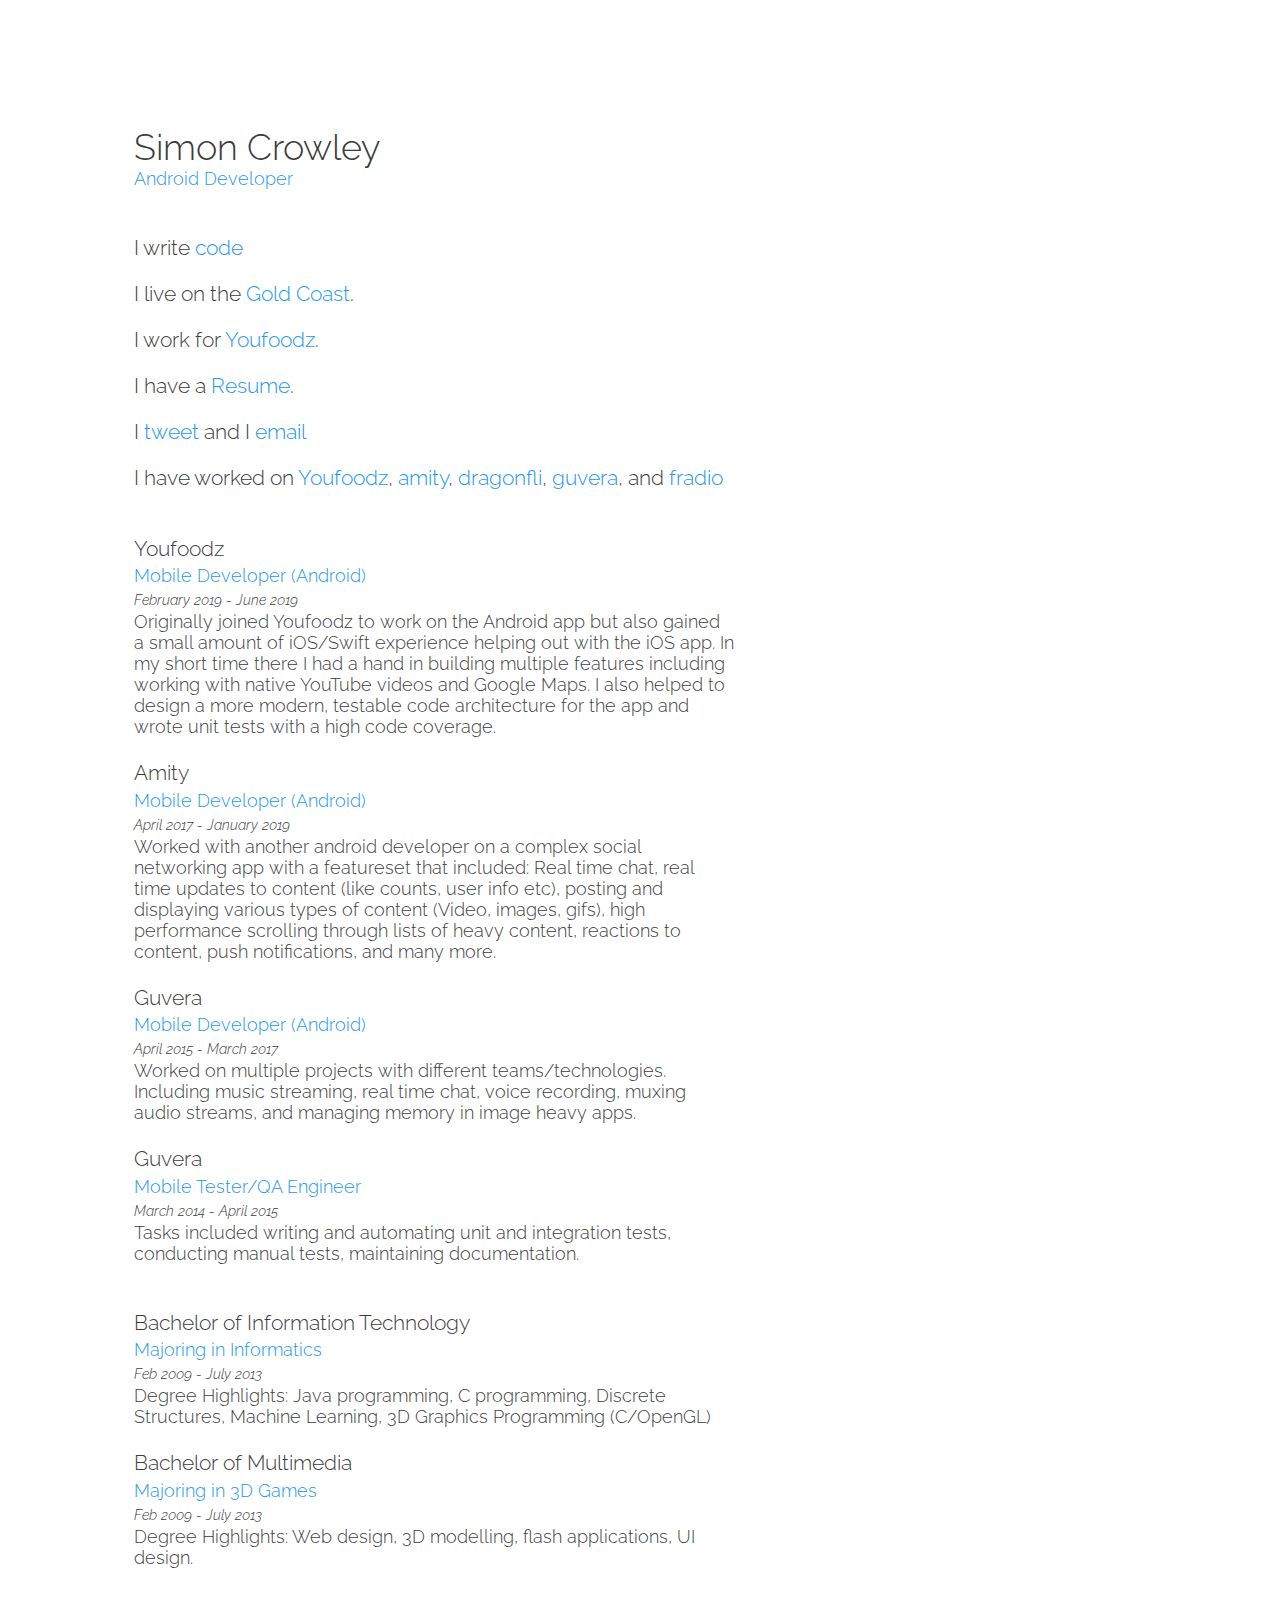
<file: index.html>
<!doctype html>
<html>
<head>
  <!-- Basic Page Needs -->
  <meta charset="utf-8">
  <title>crowleysimon</title>
  <meta name="viewport" content="width=device-width, initial-scale=1">

  <!-- FONT -->
  <link href="https://fonts.googleapis.com/css?family=Raleway:300" rel="stylesheet">

  <!-- CSS -->

  <style>
  .wrap{
    margin: 10%;
    max-width: 1200px;
    width: 90%;
  }

  body {
  	color: #3C3C3C;
    font-family: 'Raleway', sans-serif;
    font-size: 18px;
    font-weight:300;
  }

  a:link {
    text-decoration: none;
    color: #2196f3;
  }
  a:visited {
    text-decoration: none;
    color: #2196f3;
  }
  a:hover,
  a:focus,
  a:active {
    text-decoration: underline;
  }

  .section {
    margin-bottom: 4%;
  }

  .description {
    margin-top: 0;
    margin-bottom: 2%;
    max-width: 600px;
  }

  h1 {
    margin-bottom: 0;
    font-weight: inherit;
  }
  h2 {
    font-weight: inherit;
  }
  h3 {
    font-weight: inherit;
    margin-bottom: 0.3rem;
  }
  h4 {
    font-weight: inherit;
    margin-bottom: 0.5rem;
    margin-top: 0;
    margin-bottom: 0;
    color: #2196f3;
  }
  h5 {
    font-weight: inherit;
  }
  .date {
    font-style: italic;
    font-size: 0.9rem;
    margin-top: 0.3rem;
    margin-bottom: 0.2rem;
  }
  </style>

</head>

<body>
  <div class="wrap">
    <div class="section">
      <h1>Simon Crowley</h1>
      <h4>Android Developer</h4>
    </div>
    <div class="section">
      <h3>I write <a href="https://www.github.com/crowleysimon">code</a></h3>
      <h3>I live on the <a href="https://goo.gl/maps/hVdWmtDLGSA2">Gold Coast</a>.</h3>
      <h3>I work for <a href="https://youfoodz.com/">Youfoodz</a>.</h3>
      <h3>I have a <a href="simoncrowleyresume.pdf">Resume</a>.</h3>
      <h3>I <a href="https://www.twitter.com/crowleysimon">tweet</a> and I <a href="mailto:crowleysimondev@gmail.com">email</a></h3>
      <h3>I have worked on <a href="https://play.google.com/store/apps/details?id=com.youfoodz.app">Youfoodz</a>, <a href="./amity/amity.html">amity</a>, <a href="./dragonfli/dragonfli.html">dragonfli</a>, <a href="./guvera/guvera.html">guvera</a>, and <a href="./fradio/fradio.html">fradio</a></h3>
    </div>
    <div class="section">
      <h3>Youfoodz</h3>
      <h4>Mobile Developer (Android)</h4>
      <p class="date">February 2019 - June 2019</p>
      <p class="description">Originally joined Youfoodz to work on the Android app but also gained a small amount of iOS/Swift experience helping out with the iOS app. In my short time there I had a hand in building multiple features including working with native YouTube videos and Google Maps. I also helped to design a more modern, testable code architecture for the app and wrote unit tests with a high code coverage.</p>
      <h3>Amity</h3>
      <h4>Mobile Developer (Android)</h4>
      <p class="date">April 2017 - January 2019</p>
      <p class="description">Worked with another android developer on a complex social networking app with a featureset that included: Real time chat, real time updates to content (like counts, user info etc), posting and displaying various types of content (Video, images, gifs), high performance scrolling through lists of heavy content, reactions to content, push notifications, and many more.</p>
      <h3>Guvera</h3>
      <h4>Mobile Developer (Android)</h4>
      <p class="date">April 2015 - March 2017</p>
      <p class="description">Worked on multiple projects with different teams/technologies. Including music streaming, real time chat, voice recording, muxing audio streams, and managing memory in image heavy apps.</p>
      <h3>Guvera</h3>
      <h4>Mobile Tester/QA Engineer</h4>
      <p class="date">March 2014 - April 2015</p>
      <p class="description">Tasks included writing and automating unit and integration tests, conducting manual tests, maintaining documentation.</p>
    </div>
    <div class="section">
      <h3>Bachelor of Information Technology</h3>
      <h4 class="major">Majoring in Informatics</h4>
      <p class="date">Feb 2009 - July 2013</p>
      <p class="description">Degree Highlights: Java programming, C programming, Discrete Structures, Machine Learning, 3D Graphics Programming (C/OpenGL)</p>
      <h3>Bachelor of Multimedia</h3>
      <h4>Majoring in 3D Games</h4>
      <p class="date">Feb 2009 - July 2013</p>
      <p class="description">Degree Highlights: Web design, 3D modelling, flash applications, UI design.</p>
    </div>
  </div>
</body>
</html>
</file>
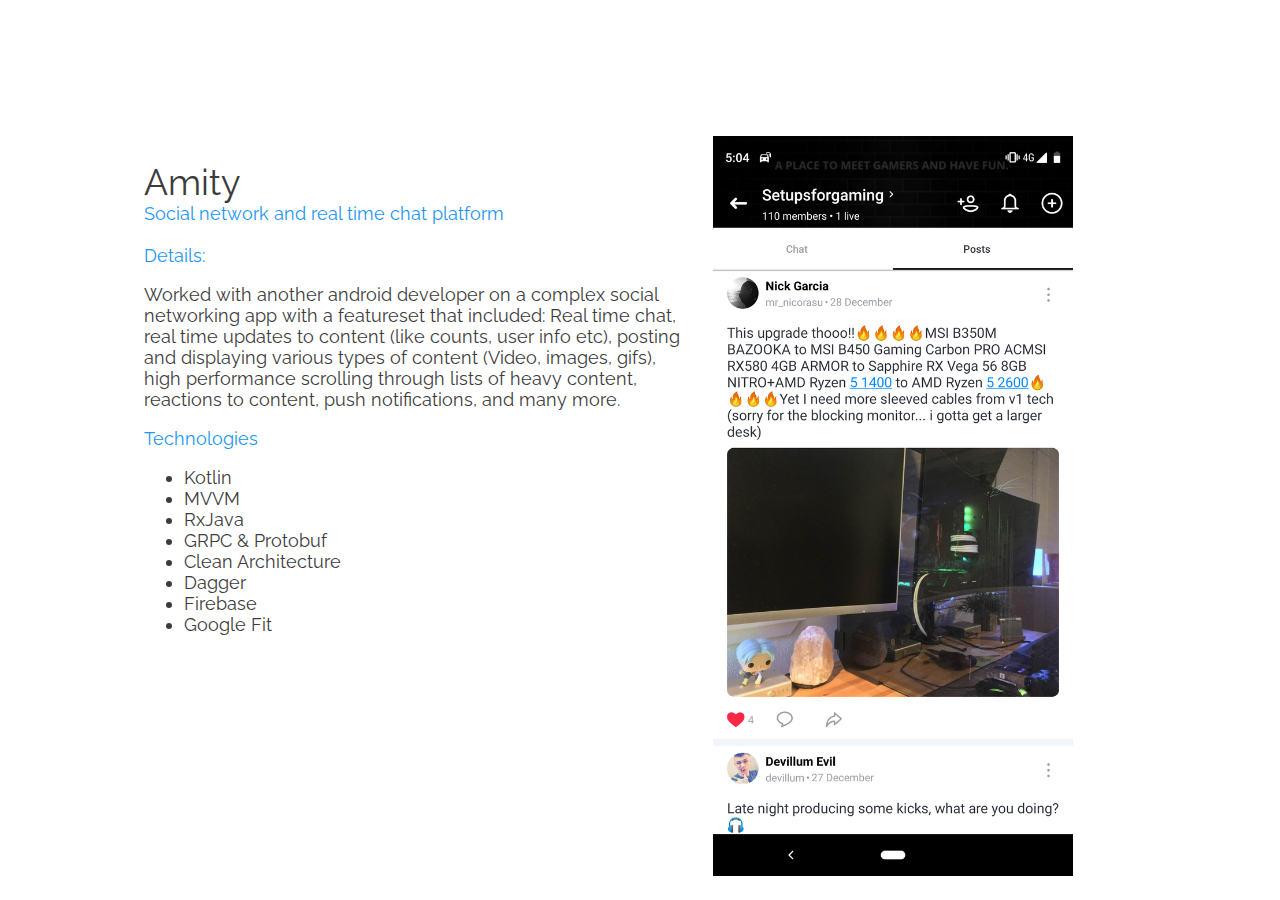
<file: amity/amity.html>
<!doctype html>
<html>
<head>
  <!-- Basic Page Needs -->
  <meta charset="utf-8">
  <title>crowleysimon | Dragonfli</title>
  <meta name="viewport" content="width=device-width, initial-scale=1">

  <link href="https://fonts.googleapis.com/css?family=Raleway:300" rel="stylesheet">

  <link href="../styles.css" rel="stylesheet" type="text/css">

</head>

<body>
  <div class="wrap">
    <div class="column">
      <div class="section">
        <h1>Amity</h1>
        <h4>Social network and real time chat platform</h4>
      </div>
      <div class="section">
        <h4>Details:</h4>
          <p class="description">
            Worked with another android developer on a complex social networking app with a featureset that included: Real time chat, real time updates to content (like counts, user info etc), posting and displaying various types of content (Video, images, gifs), high performance scrolling through lists of heavy content, reactions to content, push notifications, and many more.
          </p>
        <h4>Technologies</h4>
          <p class="description">
            <ul>
              <li>Kotlin</li>
              <li>MVVM</li>
              <li>RxJava</li>
              <li>GRPC & Protobuf</li>
              <li>Clean Architecture</li>
              <li>Dagger</li>
              <li>Firebase</li>
              <li>Google Fit</li>
            </ul>
          </p>
      </div>
    </div>
    <div class="column">
      <div id="cf4a" class="shadow">
        <img src="images/01.png" class="responsive">
        <img src="images/02.png" class="responsive">
        <img src="images/03.png" class="responsive">
        <img src="images/04.png" class="responsive">
        <img src="images/05.png" class="responsive">
      </div>
    </div>
  </div>
</body>
</html>
</file>
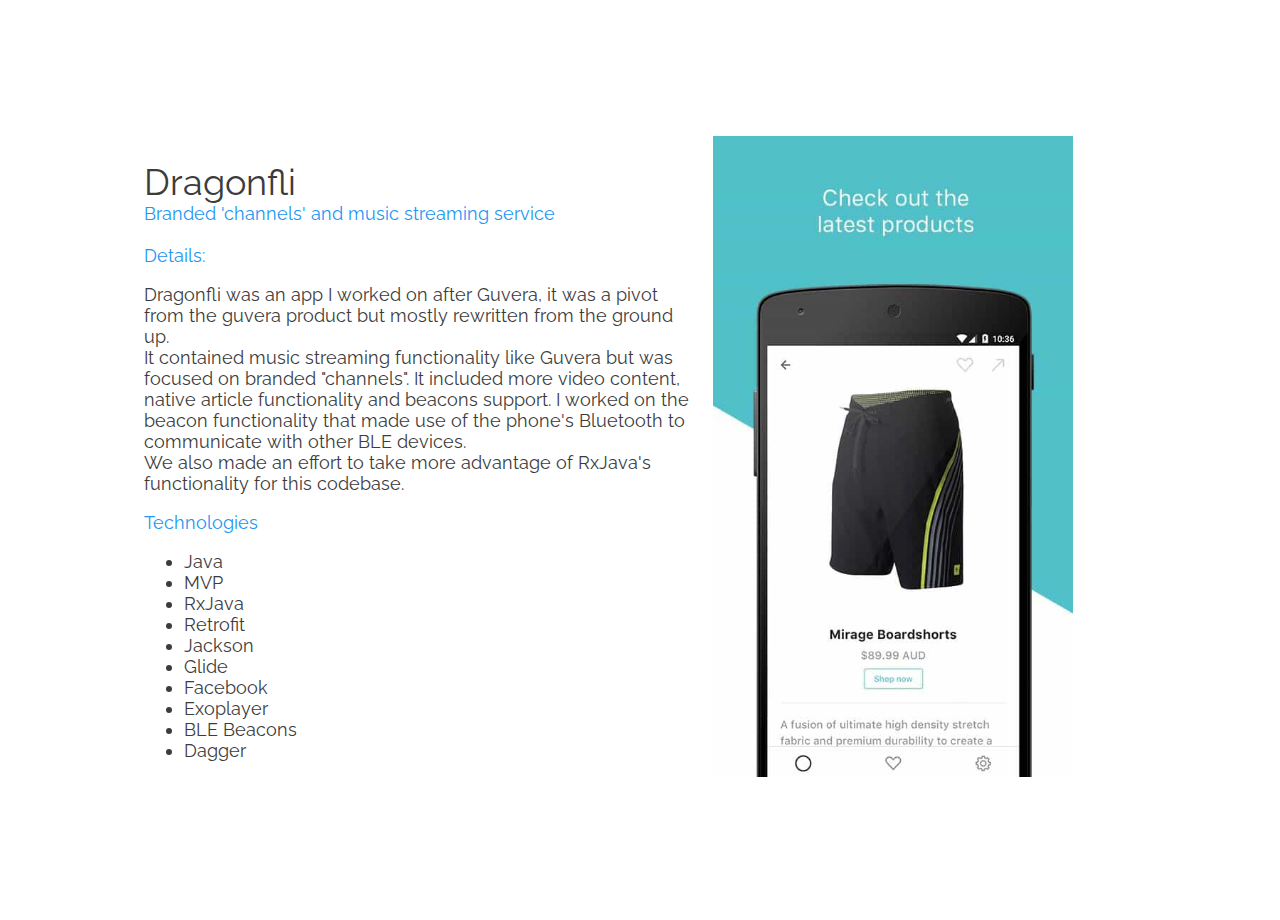
<file: dragonfli/dragonfli.html>
<!doctype html>
<html>
<head>
  <!-- Basic Page Needs -->
  <meta charset="utf-8">
  <title>crowleysimon | Dragonfli</title>
  <meta name="viewport" content="width=device-width, initial-scale=1">

  <link href="https://fonts.googleapis.com/css?family=Raleway:300" rel="stylesheet">

  <link href="../styles.css" rel="stylesheet" type="text/css">

</head>

<body>
  <div class="wrap">
    <div class="column">
      <div class="section">
        <h1>Dragonfli</h1>
        <h4>Branded 'channels' and music streaming service</h4>
      </div>
      <div class="section">
        <h4>Details:</h4>
          <p class="description">
            Dragonfli was an app I worked on after Guvera, it was a pivot from the guvera product but mostly rewritten from the ground up.</br> 
            It contained music streaming functionality like Guvera but was focused on branded "channels". It included more video content, native article functionality and beacons support. I worked on the beacon functionality that made use of the phone's Bluetooth to communicate with other BLE devices. </br>
            We also made an effort to take more advantage of RxJava's functionality for this codebase.
          </p>
        <h4>Technologies</h4>
          <p class="description">
            <ul>
              <li>Java</li>
              <li>MVP</li>
              <li>RxJava</li>
              <li>Retrofit</li>
              <li>Jackson</li>
              <li>Glide</li>
              <li>Facebook</li>
              <li>Exoplayer</li>
              <li>BLE Beacons</li>
              <li>Dagger</li>
            </ul>  
          </p>
      </div>
    </div>
    <div class="column">
      <div id="cf4a" class="shadow">
        <img src="images/01.jpg" class="responsive">
        <img src="images/02.jpg" class="responsive">
        <img src="images/03.jpg" class="responsive">
        <img src="images/04.jpg" class="responsive">
      </div>
    </div>
  </div>
</body>
</html>
</file>
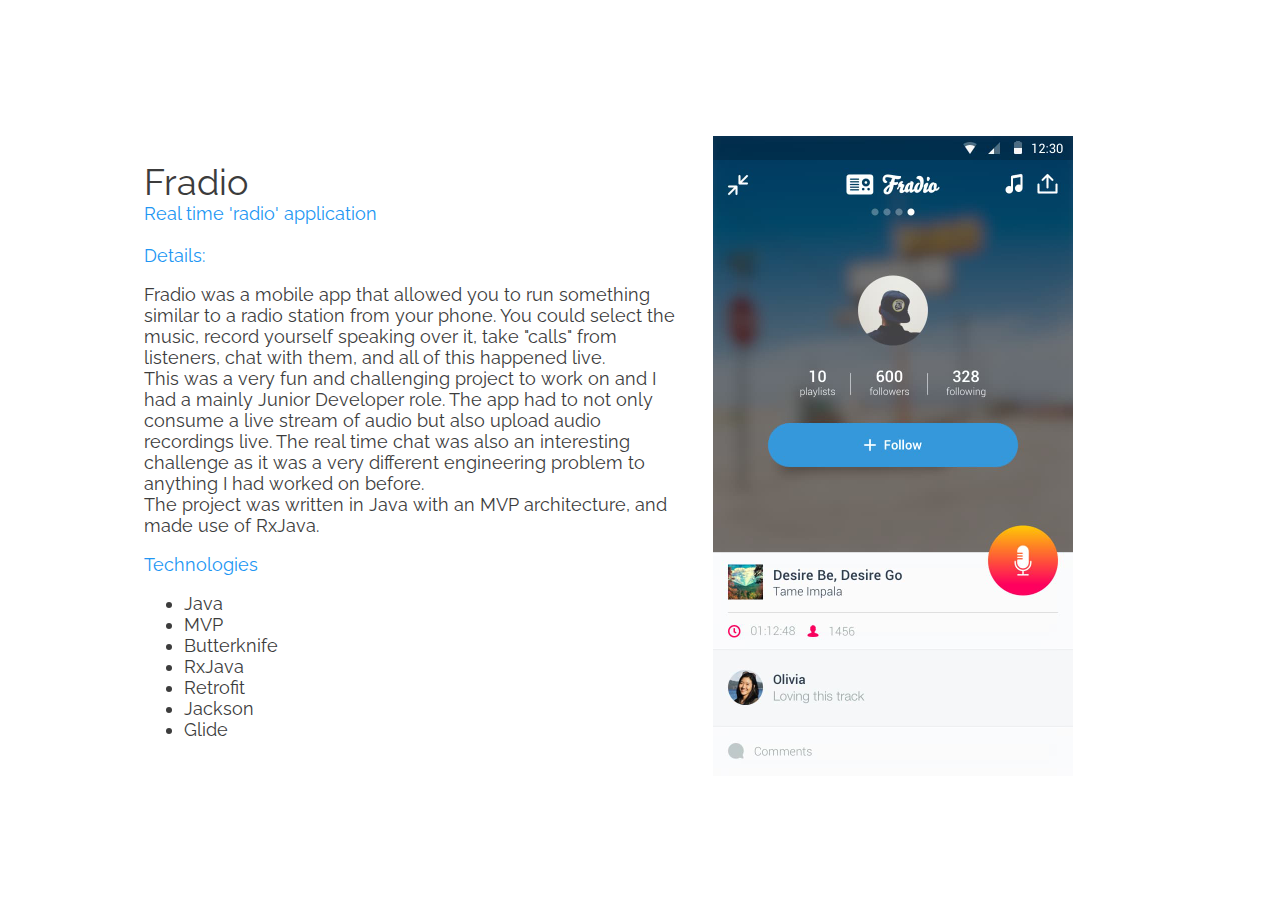
<file: fradio/fradio.html>
<!doctype html>
<html>
<head>
  <!-- Basic Page Needs -->
  <meta charset="utf-8">
  <title>crowleysimon | Fradio</title>
  <meta name="viewport" content="width=device-width, initial-scale=1">

  <link href="https://fonts.googleapis.com/css?family=Raleway:300" rel="stylesheet">

  <link href="../styles.css" rel="stylesheet" type="text/css">

</head>

<body>
  <div class="wrap">
    <div class="column">
      <div class="section">
        <h1>Fradio</h1>
        <h4>Real time 'radio' application</h4>
      </div>
      <div class="section">
        <h4>Details:</h4>
          <p class="description">
            Fradio was a mobile app that allowed you to run something similar to a radio station from your phone. You could select the music, record yourself speaking over it, take "calls" from listeners, chat with them, and all of this happened live.</br> 
            This was a very fun and challenging project to work on and I had a mainly Junior Developer role. The app had to not only consume a live stream of audio but also upload audio recordings live. The real time chat was also an interesting challenge as it was a very different engineering problem to anything I had worked on before.</br> 
            The project was written in Java with an MVP architecture, and made use of RxJava.
          </p>
        <h4>Technologies</h4>
          <p class="description">
            <ul>
              <li>Java</li>
              <li>MVP</li>
              <li>Butterknife</li>
              <li>RxJava</li>
              <li>Retrofit</li>
              <li>Jackson</li>
              <li>Glide</li>
            </ul>  
          </p>
      </div>
    </div>
    <div class="column">
      <div id="cf4a" class="shadow">
        <img src="images/01.jpg" class="responsive">
        <img src="images/02.jpg" class="responsive">
        <img src="images/03.jpg" class="responsive">
        <img src="images/04.jpg" class="responsive">
      </div>
    </div>
  </div>
</body>
</html>
</file>
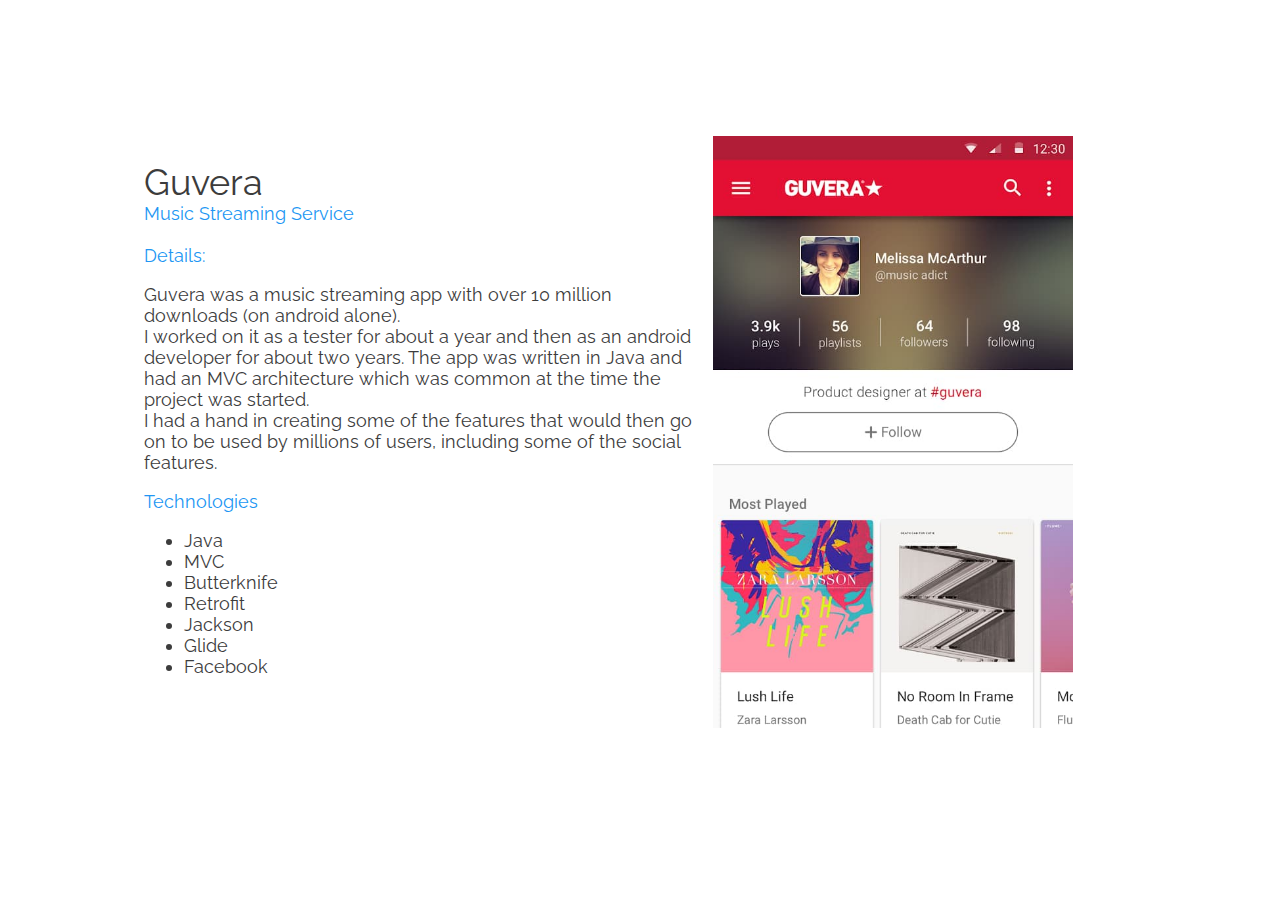
<file: guvera/guvera.html>
<!doctype html>
<html>
<head>
  <!-- Basic Page Needs -->
  <meta charset="utf-8">
  <title>crowleysimon | Guvera</title>
  <meta name="viewport" content="width=device-width, initial-scale=1">

  <link href="https://fonts.googleapis.com/css?family=Raleway:300" rel="stylesheet">

  <link href="../styles.css" rel="stylesheet" type="text/css">

</head>

<body>
  <div class="wrap">
    <div class="column">
      <div class="section">
        <h1>Guvera</h1>
        <h4>Music Streaming Service</h4>
      </div>
      <div class="section">
        <h4>Details:</h4>
          <p class="description">
            Guvera was a music streaming app with over 10 million downloads (on android alone). </br>
            I worked on it as a tester for about a year and then as an android developer for about two years. The app was written in Java and had an MVC architecture which was common at the time the project was started. </br>
            I had a hand in creating some of the features that would then go on to be used by millions of users, including some of the social features.
          </p>
        <h4>Technologies</h4>
          <p class="description">
            <ul>
              <li>Java</li>
              <li>MVC</li>
              <li>Butterknife</li>
              <li>Retrofit</li>
              <li>Jackson</li>
              <li>Glide</li>
              <li>Facebook</li>
            </ul>  
          </p>
      </div>
    </div>
    <div class="column">
      <div id="cf4a" class="shadow">
        <img src="images/01.jpg" class="responsive">
        <img src="images/02.jpg" class="responsive">
        <img src="images/03.jpg" class="responsive">
        <img src="images/04.jpg" class="responsive">
      </div>
    </div>
  </div>
</body>
</html>
</file>
<file: styles.css>
* {
    box-sizing: border-box;
  }

  /* Clear floats after the columns */
  .wrap {
      margin: 10%;
      max-width: 1200px;
      width: 90%;
  }

  .wrap:after {
    content: "";
    display: table;
    clear: both;
  }

  .column {
    float: left;
    width: 50%;
    padding: 10px;
  }

  /* Responsive layout - makes the two columns stack on top of each other instead of next to each other */
  @media screen and (max-width: 720px) {
    .column {
      width: 100%;
    }
  }

  body {
    color: #3C3C3C;
    font-family: 'Raleway', sans-serif;
    font-size: 18px;
    font-weight:400;
  }

  a:link {
    text-decoration: none;
    color: #2196f3;
  }
  
  a:visited {
    text-decoration: none;
    color: #2196f3;
  }
  
  a:hover,
  a:focus,
  a:active {
    text-decoration: underline;
  }

  .section {
    margin-bottom: 4%;
  }

  .description {
    
  }

  h1 {
    margin-bottom: 0;
    font-weight: inherit;
  }
  
  h2 {
    font-weight: inherit;
  }
  
  h3 {
    font-weight: inherit;
    margin-bottom: 0.3rem;
  }
  
  h4 {
    font-weight: inherit;
    margin-bottom: 0.5rem;
    margin-top: 0;
    margin-bottom: 0;
    color: #2196f3;
  }
  
  h5 {
    font-weight: inherit;
  }
  
  .date {
    font-style: italic;
    font-size: 0.9rem;
    margin-top: 0.3rem;
    margin-bottom: 0.2rem;
  }

  @-webkit-keyframes cf4FadeInOut {
   0% {
     opacity:1;
   }
   17% {
     opacity:1;
   }
   25% {
     opacity:0;
   }
   92% {
     opacity:0;
   }
   100% {
     opacity:1;
   }
  }

  @-moz-keyframes cf4FadeInOut {
   0% {
     opacity:1;
   }
   17% {
     opacity:1;
   }
   25% {
     opacity:0;
   }
   92% {
     opacity:0;
   }
   100% {
     opacity:1;
   }
  }

  @-o-keyframes cf4FadeInOut {
   0% {
     opacity:1;
   }
   17% {
     opacity:1;
   }
   25% {
     opacity:0;
   }
   92% {
     opacity:0;
   }
   100% {
     opacity:1;
   }
  }

  @keyframes cf4FadeInOut {
   0% {
     opacity:1;
   }
   17% {
     opacity:1;
   }
   25% {
     opacity:0;
   }
   92% {
     opacity:0;
   }
   100% {
     opacity:1;
   }
  }

  #cf4a {
    position:relative;
    margin:0 auto;
  }

  #cf4a img {
    position:absolute;
    left:0;
  }

  .responsive {
    width: 100%;
    max-width: 360px;
    height: auto;
  }

  #cf4a img {
    -webkit-animation-name: cf4FadeInOut;
    -webkit-animation-timing-function: ease-in-out;
    -webkit-animation-iteration-count: infinite;
    -webkit-animation-duration: 16s;

    -moz-animation-name: cf4FadeInOut;
    -moz-animation-timing-function: ease-in-out;
    -moz-animation-iteration-count: infinite;
    -moz-animation-duration: 16s;

    -o-animation-name: cf4FadeInOut;
    -o-animation-timing-function: ease-in-out;
    -o-animation-iteration-count: infinite;
    -o-animation-duration: 16s;

    animation-name: cf4FadeInOut;
    animation-timing-function: ease-in-out;
    animation-iteration-count: infinite;
    animation-duration: 16s;
  }
  #cf4a img:nth-of-type(1) {
    -webkit-animation-delay: 12s;
    -moz-animation-delay: 12s;
    -o-animation-delay: 12s;
    animation-delay: 12s;
  }
  #cf4a img:nth-of-type(2) {
    -webkit-animation-delay: 8s;
    -moz-animation-delay: 8s;
    -o-animation-delay: 8s;
    animation-delay: 8s;
  }
  #cf4a img:nth-of-type(3) {
    -webkit-animation-delay: 4s;
    -moz-animation-delay: 4s;
    -o-animation-delay: 4s;
    animation-delay: 4s;
  }
  #cf4a img:nth-of-type(4) {
    -webkit-animation-delay: 0;
    -moz-animation-delay: 0;
    -o-animation-delay: 0;
    animation-delay: 0;
  }

  .shadow {
    -webkit-box-shadow: 2px 2px 2px #ccc;
    -moz-box-shadow: 2px 2px 2px #ccc;
    box-shadow: 2px 2px 2px #ccc;
    margin-bottom: 10px;
  }
</file>
